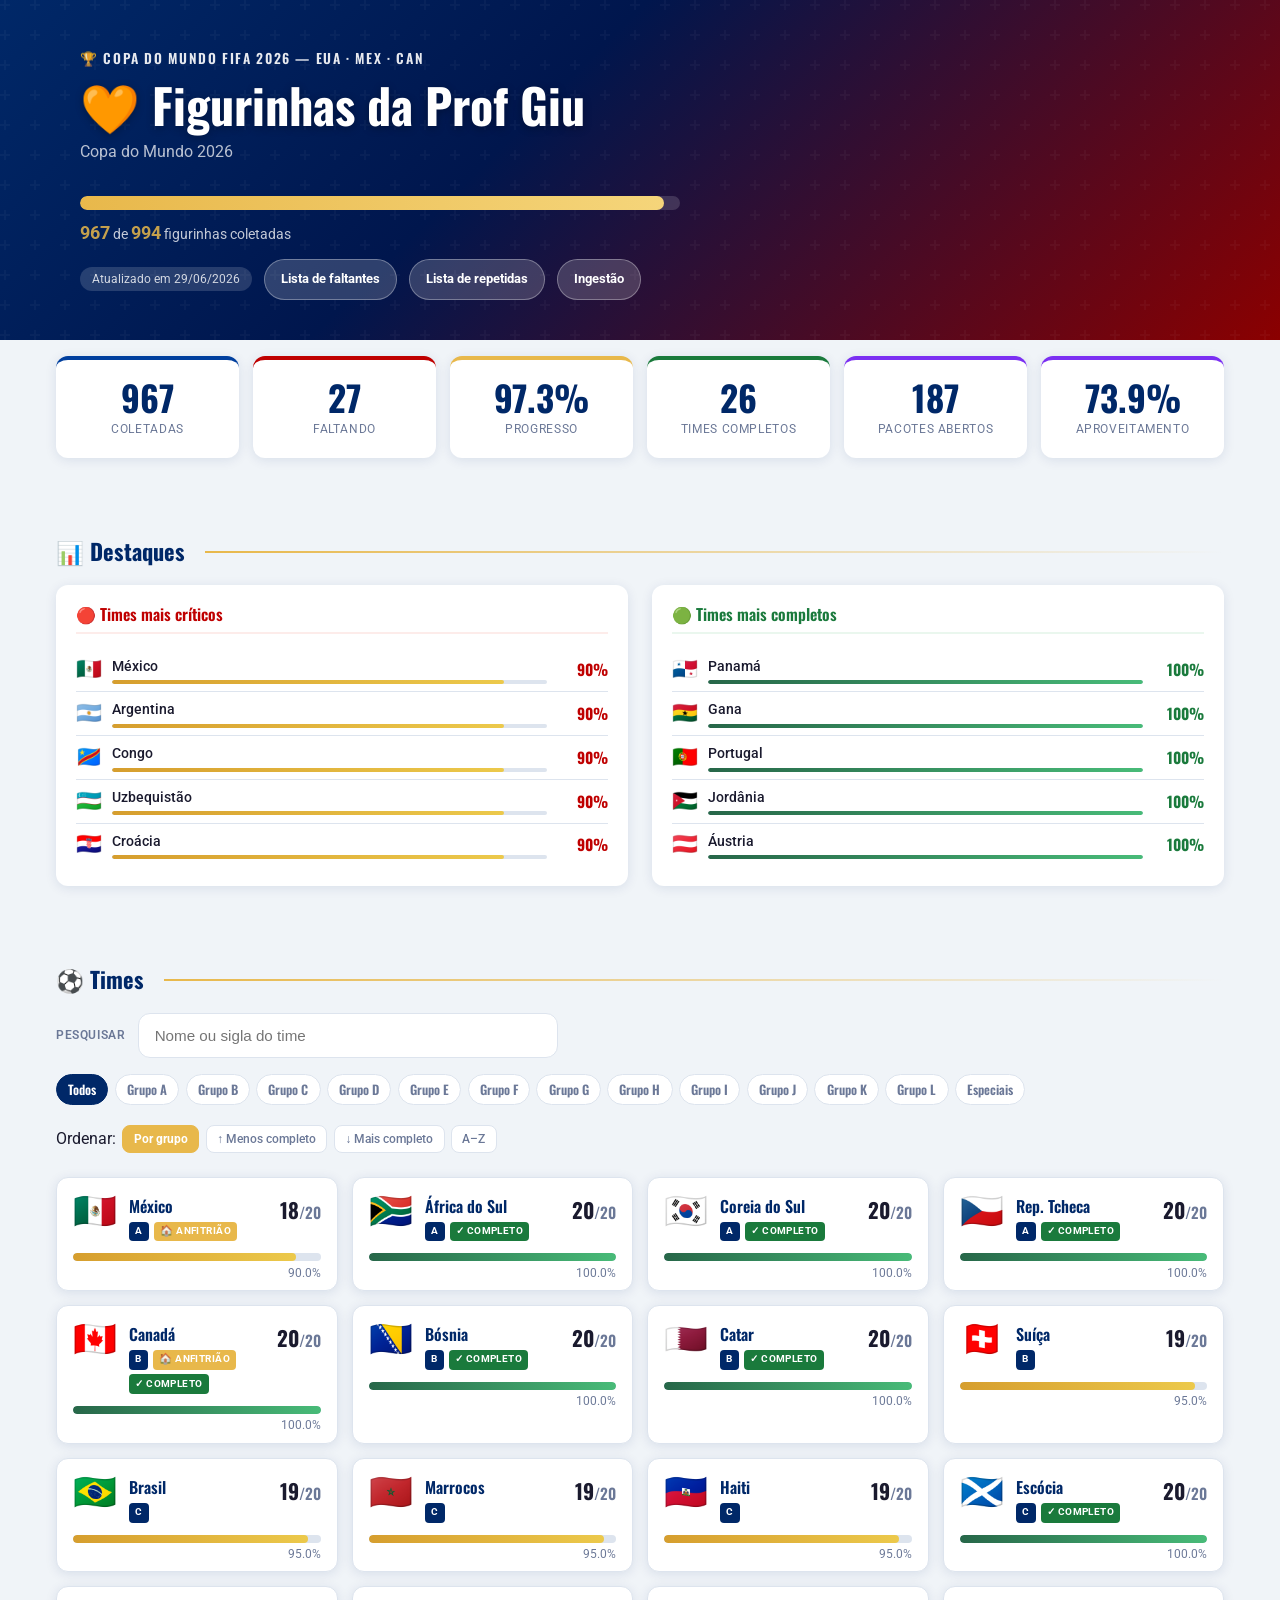
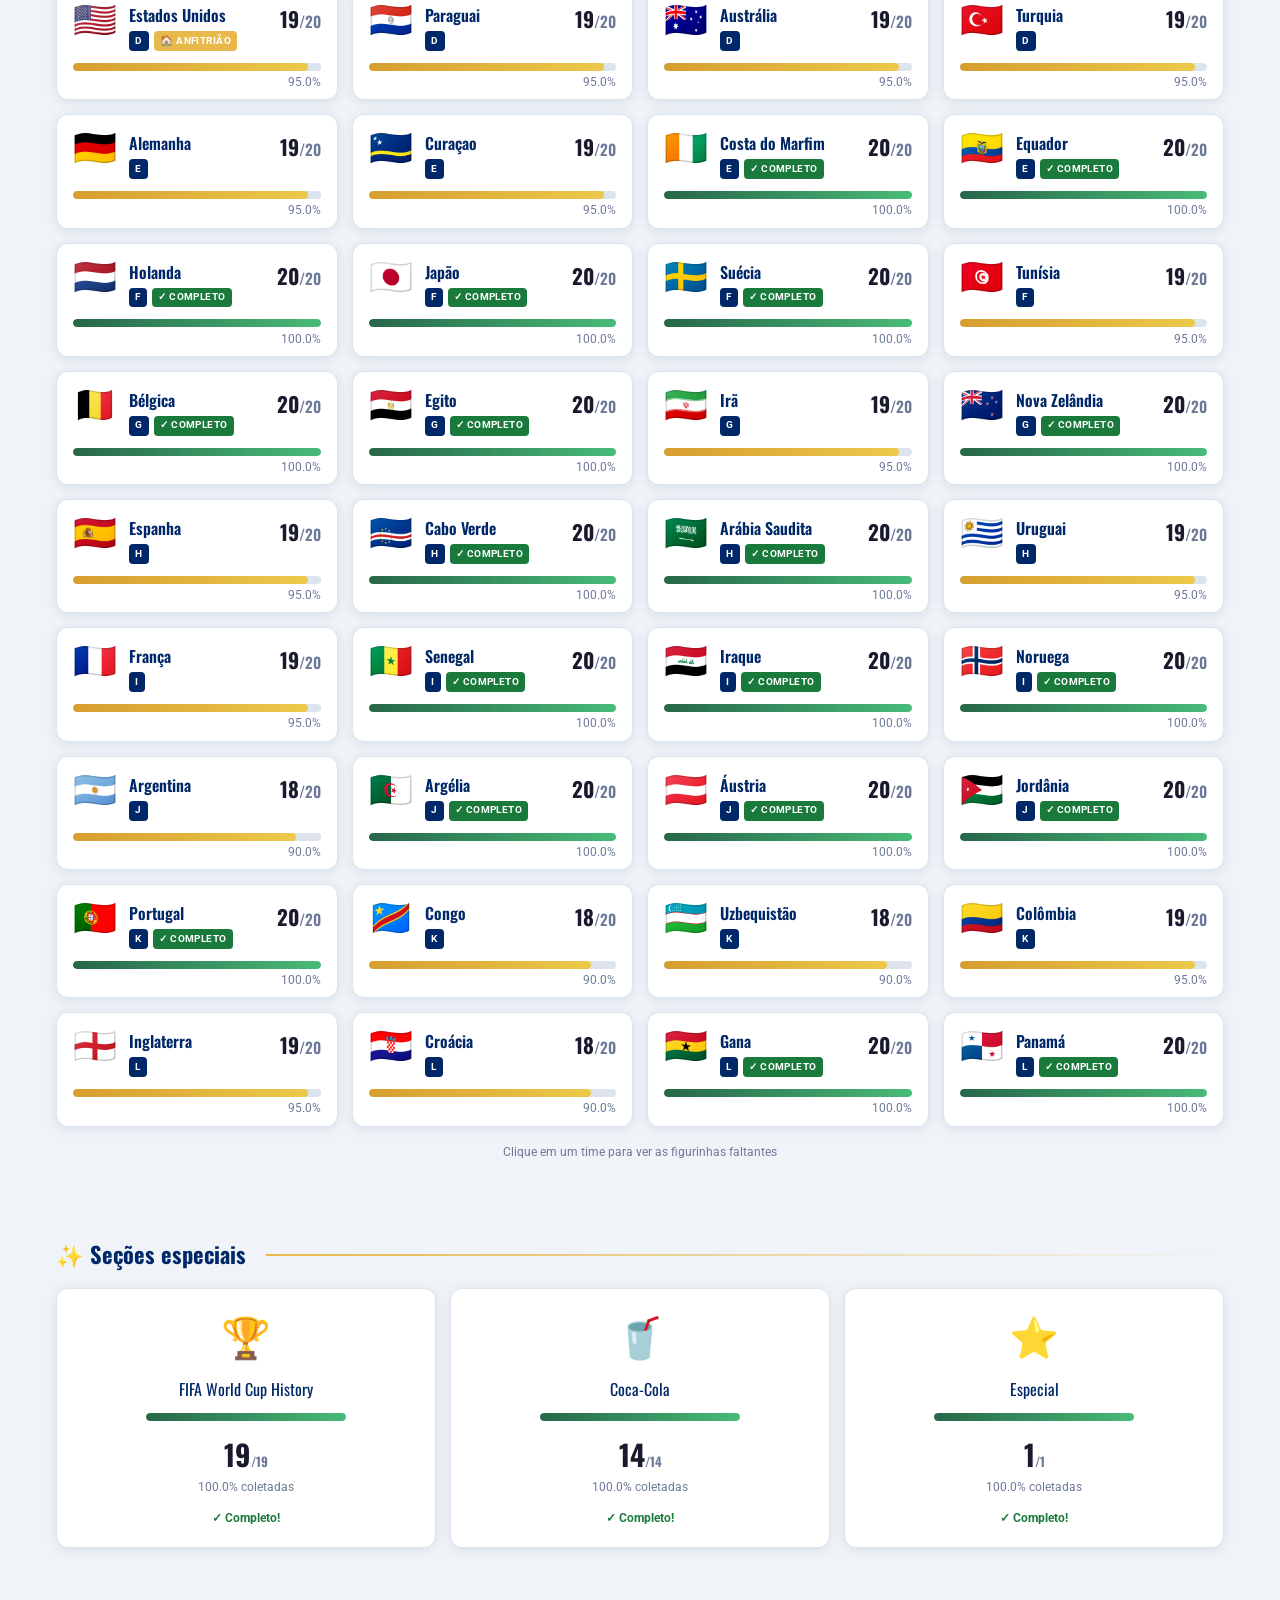
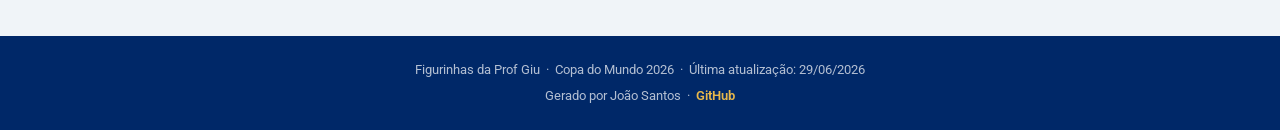
<file: docs/index.html>
<!DOCTYPE html>
<html lang="pt-BR">
<head>
  <meta charset="UTF-8" />
  <meta name="viewport" content="width=device-width, initial-scale=1.0" />
  <meta name="description" content="Controle de figurinhas da Copa do Mundo 2026 da Prof Giu — estatísticas, times mais críticos e lista de faltantes." />
  <title>🧡 Figurinhas da Prof Giu · Copa 2026</title>

  <!-- Fonts -->
  <link rel="preconnect" href="https://fonts.googleapis.com" />
  <link rel="preconnect" href="https://fonts.gstatic.com" crossorigin />
  <link href="https://fonts.googleapis.com/css2?family=Oswald:wght@400;600;700&family=Roboto:wght@400;500;700&display=swap" rel="stylesheet" />

  <link rel="stylesheet" href="style.css" />
</head>
<body>

  <!-- ════════════════════════════════════════════════
       HERO
       ════════════════════════════════════════════════ -->
  <header class="hero">
    <div class="container">
      <p class="hero-eyebrow">🏆 Copa do Mundo FIFA 2026 — EUA · MEX · CAN</p>
      <h1 id="hero-title">🧡 Figurinhas da Prof Giu </h1>
      <p class="hero-subtitle" id="hero-subtitle"></p>

      <div class="hero-progress" role="progressbar" aria-valuemin="0" aria-valuemax="100" aria-label="Progresso geral do álbum">
        <div class="hero-progress-bar" id="hero-bar" style="width:0%"></div>
      </div>
      <p class="hero-counter" id="hero-counter"></p>
      <div class="updated-row">
        <span class="updated-tag" id="hero-updated"></span>
        <a class="action-link hero-missing-link" href="missing.html">Lista de faltantes</a>
        <a class="action-link hero-missing-link" href="duplicated_stickers.html">Lista de repetidas</a>
        <a class="action-link hero-missing-link" href="ingest.html">Ingestão</a>
      </div>
    </div>
  </header>

  <!-- ════════════════════════════════════════════════
       GLOBAL STATS
       ════════════════════════════════════════════════ -->
  <main>
    <div class="container">
      <div class="stats-grid section">
        <div class="stat-card blue">
          <div class="value" id="stat-collected">—</div>
          <div class="label">Coletadas</div>
        </div>
        <div class="stat-card red">
          <div class="value" id="stat-missing">—</div>
          <div class="label">Faltando</div>
        </div>
        <div class="stat-card gold">
          <div class="value" id="stat-percent">—</div>
          <div class="label">Progresso</div>
        </div>
        <div class="stat-card green">
          <div class="value" id="stat-complete">—</div>
          <div class="label">Times completos</div>
        </div>
        <div class="stat-card purple">
          <div class="value" id="stat-packs">—</div>
          <div class="label">Pacotes Abertos</div>
        </div>
        <div class="stat-card purple">
          <div class="value" id="stat-efficiency">—</div>
          <div class="label">Aproveitamento</div>
        </div>
      </div>
    </div>

    <!-- ════════════════════════════════════════════════
         HIGHLIGHTS
         ════════════════════════════════════════════════ -->
    <section class="section" aria-label="Destaques">
      <div class="container">
        <h2 class="section-title">📊 Destaques</h2>
        <div class="highlights-grid">
          <div class="highlight-block critical">
            <h3>🔴 Times mais críticos</h3>
            <div id="critical-list"></div>
          </div>
          <div class="highlight-block complete">
            <h3>🟢 Times mais completos</h3>
            <div id="complete-list"></div>
          </div>
        </div>
      </div>
    </section>

    <!-- ════════════════════════════════════════════════
         TEAMS GRID
         ════════════════════════════════════════════════ -->
    <section class="section" aria-label="Times">
      <div class="container">
        <h2 class="section-title">⚽ Times</h2>

        <div class="search-row">
          <label class="search-label" for="team-search">Pesquisar</label>
          <input id="team-search" class="search-input" type="search"
            placeholder="Nome ou sigla do time" autocomplete="off" />
        </div>

        <!-- Group filter -->
        <div class="filter-bar" id="filter-bar" role="group" aria-label="Filtrar por grupo"></div>

        <!-- Sort buttons -->
        <div class="sort-bar" role="group" aria-label="Ordenar">
          <span class="label">Ordenar:</span>
          <button class="sort-btn active" data-sort="group">Por grupo</button>
          <button class="sort-btn" data-sort="pct_asc">↑ Menos completo</button>
          <button class="sort-btn" data-sort="pct_desc">↓ Mais completo</button>
          <button class="sort-btn" data-sort="alpha">A–Z</button>
        </div>

        <!-- Cards -->
        <div class="teams-grid" id="teams-grid"></div>

        <p style="font-size:.78rem;color:var(--text-muted);margin-top:1rem;text-align:center">
          Clique em um time para ver as figurinhas faltantes
        </p>
      </div>
    </section>

    <!-- ════════════════════════════════════════════════
         SPECIAL SECTIONS
         ════════════════════════════════════════════════ -->
    <section class="section" aria-label="Seções especiais">
      <div class="container">
        <h2 class="section-title">✨ Seções especiais</h2>
        <div class="special-grid" id="special-grid"></div>
      </div>
    </section>
  </main>

  <!-- ════════════════════════════════════════════════
       FOOTER
       ════════════════════════════════════════════════ -->
  <footer>
    <p>
      Figurinhas da Prof Giu &nbsp;·&nbsp; Copa do Mundo 2026
      &nbsp;·&nbsp; Última atualização: <span id="footer-updated"></span>
    </p>
    <p style="margin-top:.4rem">
      Gerado por João Santos
      &nbsp;·&nbsp;
      <a href="https://github.com/JoaoGuilhermeAlvesSantos" target="_blank" rel="noopener">GitHub</a>
    </p>
  </footer>

  <!-- Data + App scripts -->
  <script src="data.js"></script>
  <script src="app.js"></script>
</body>
</html>
</file>
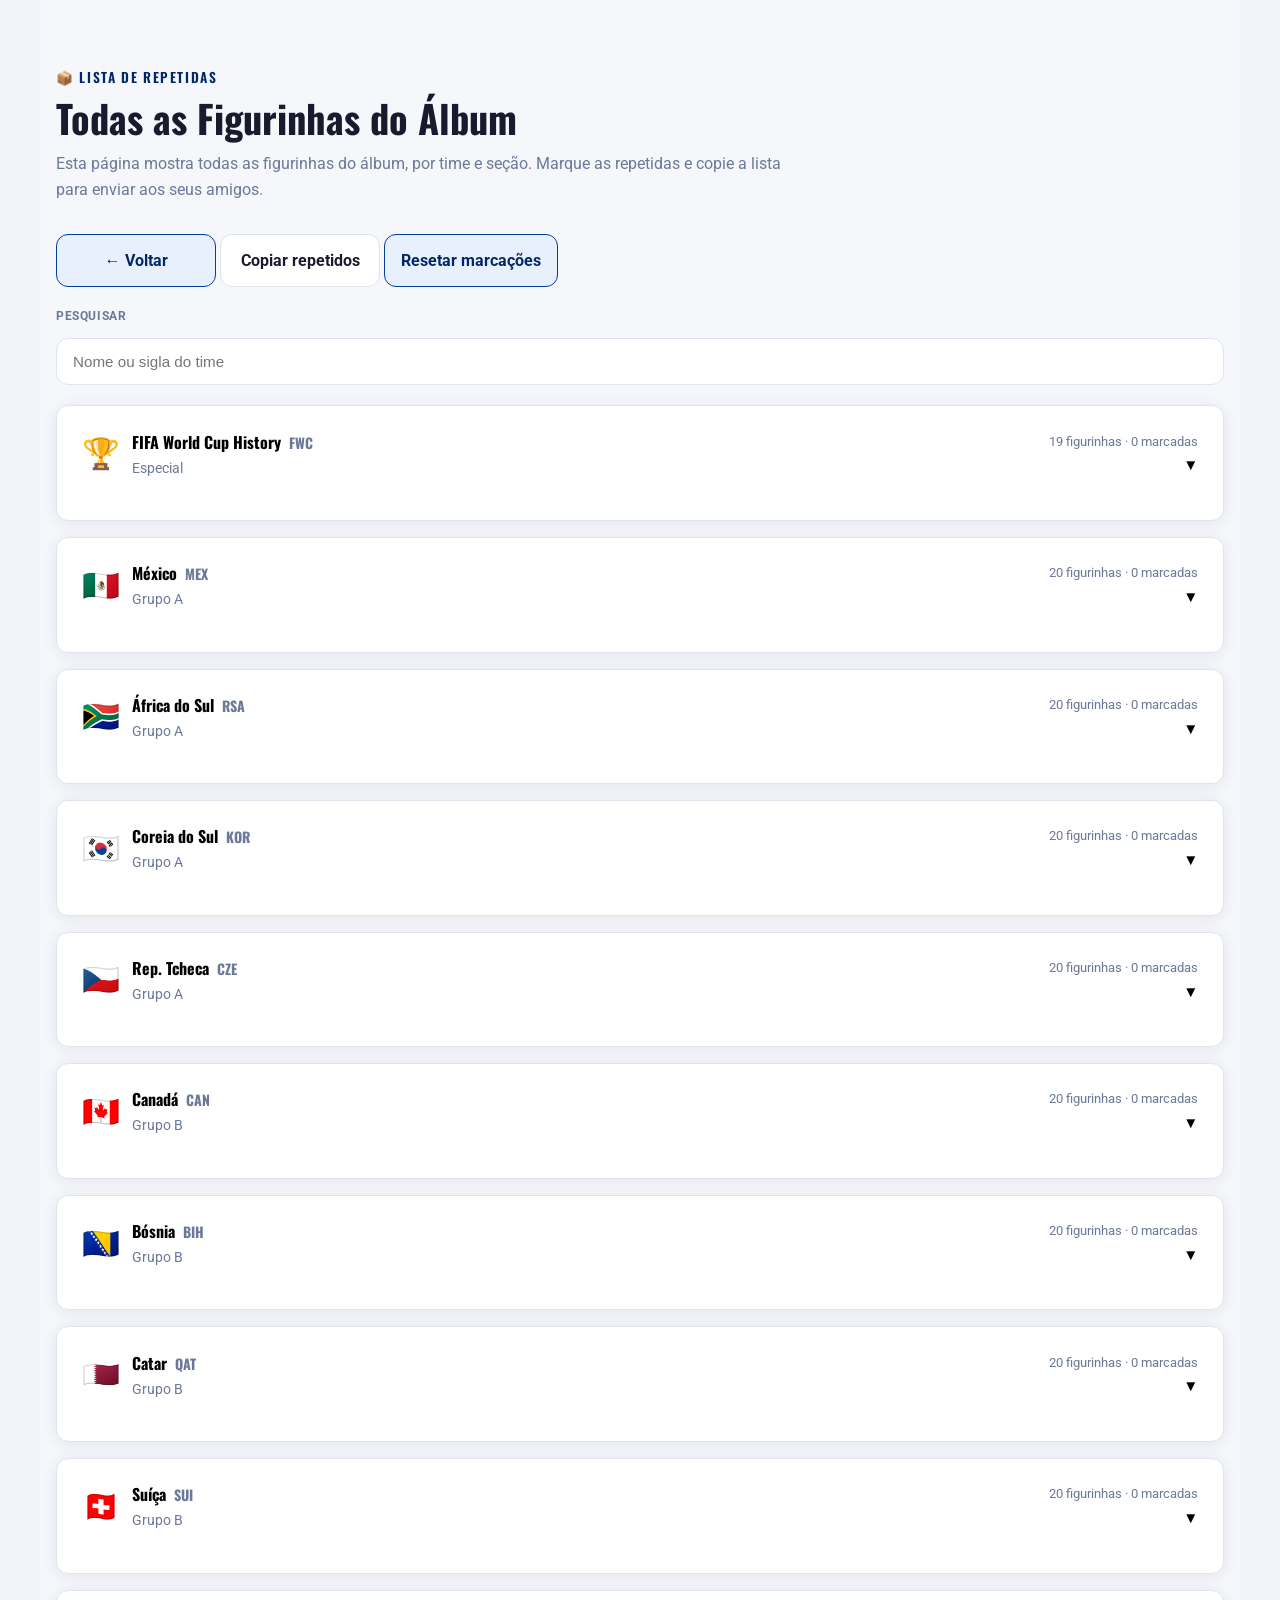
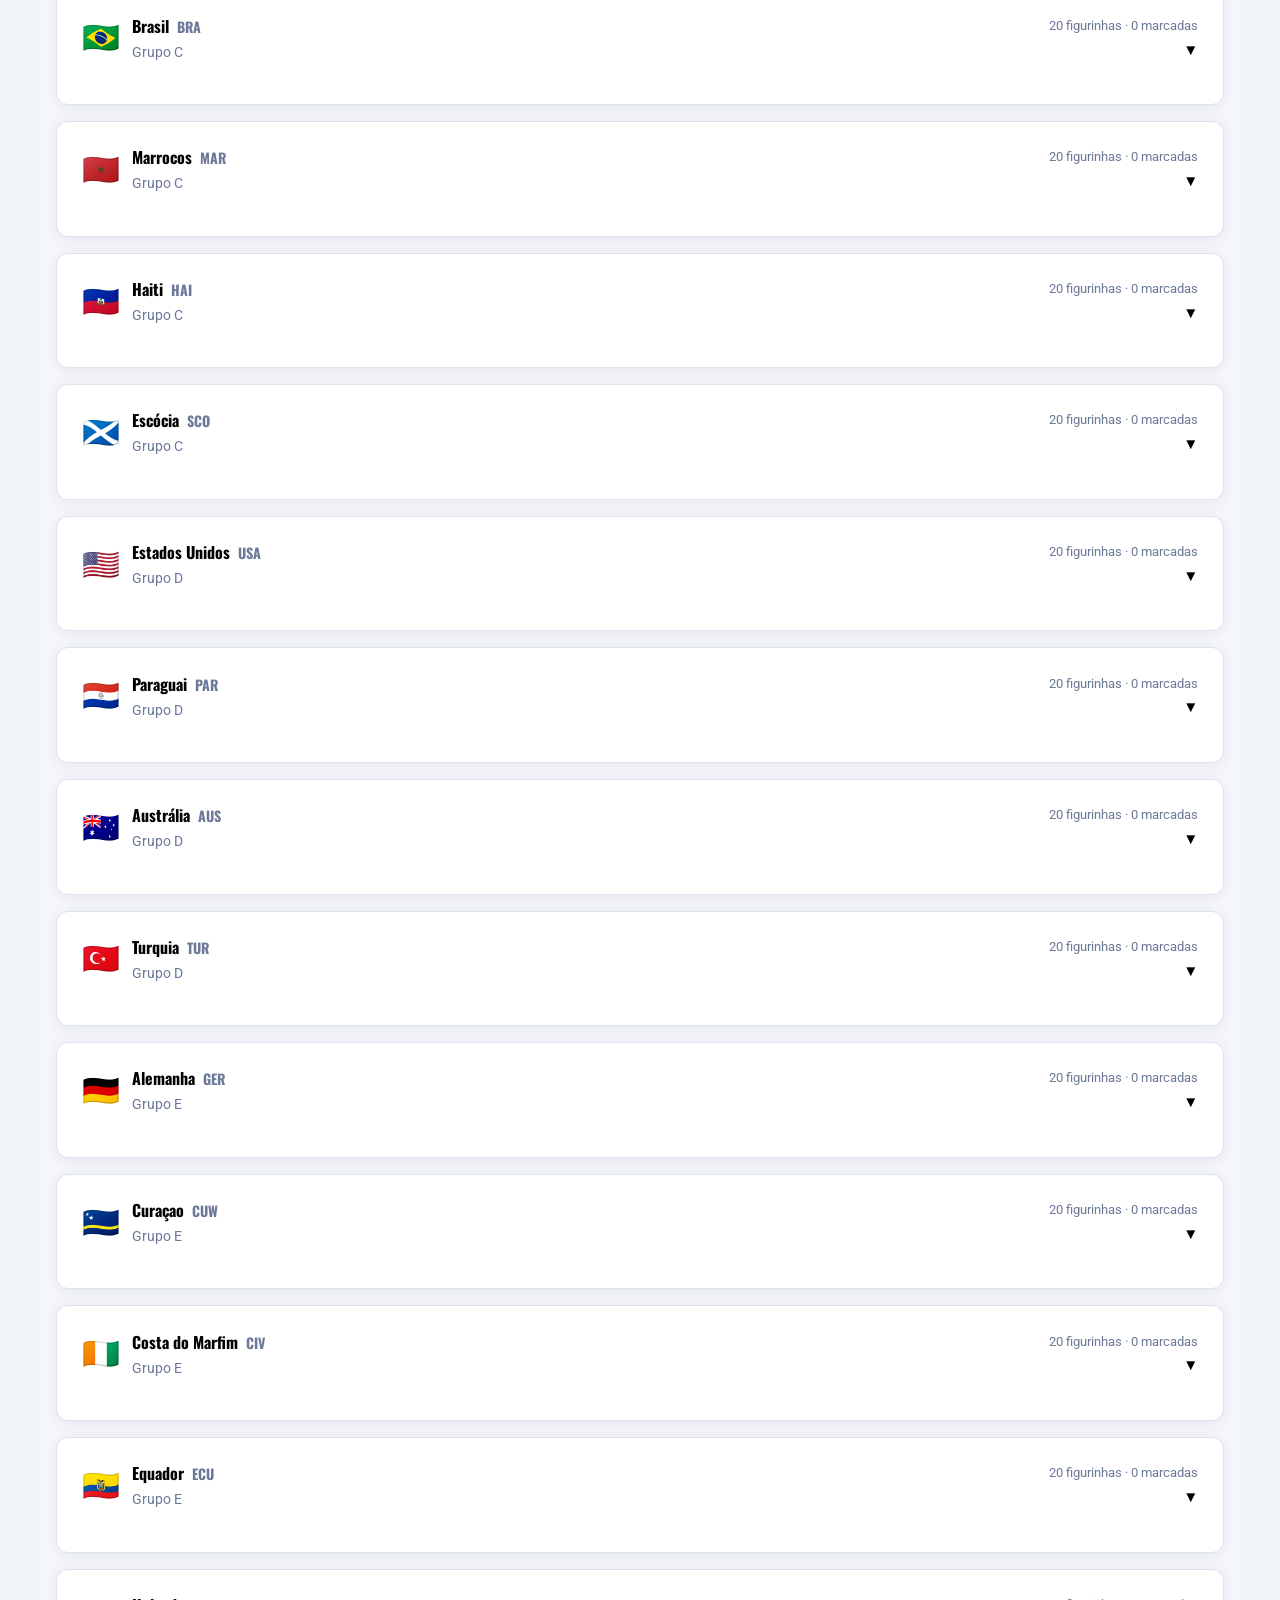
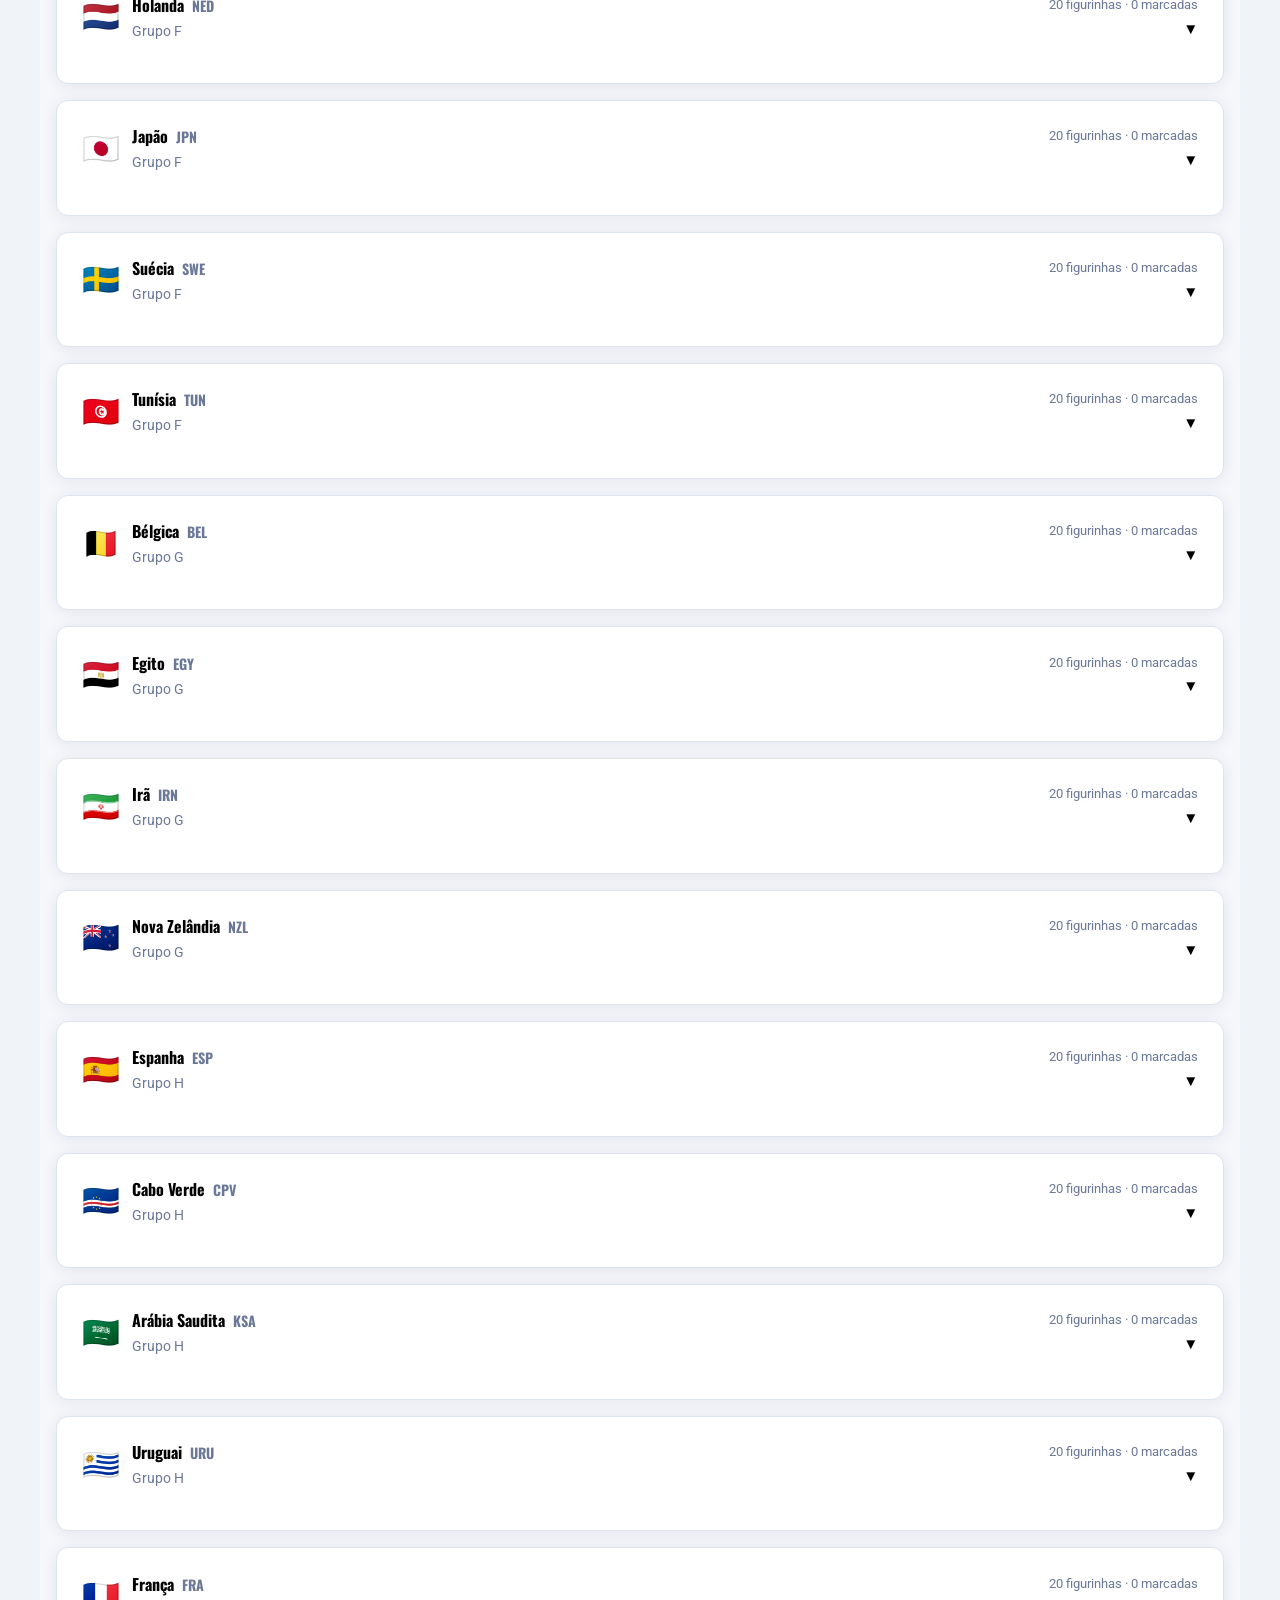
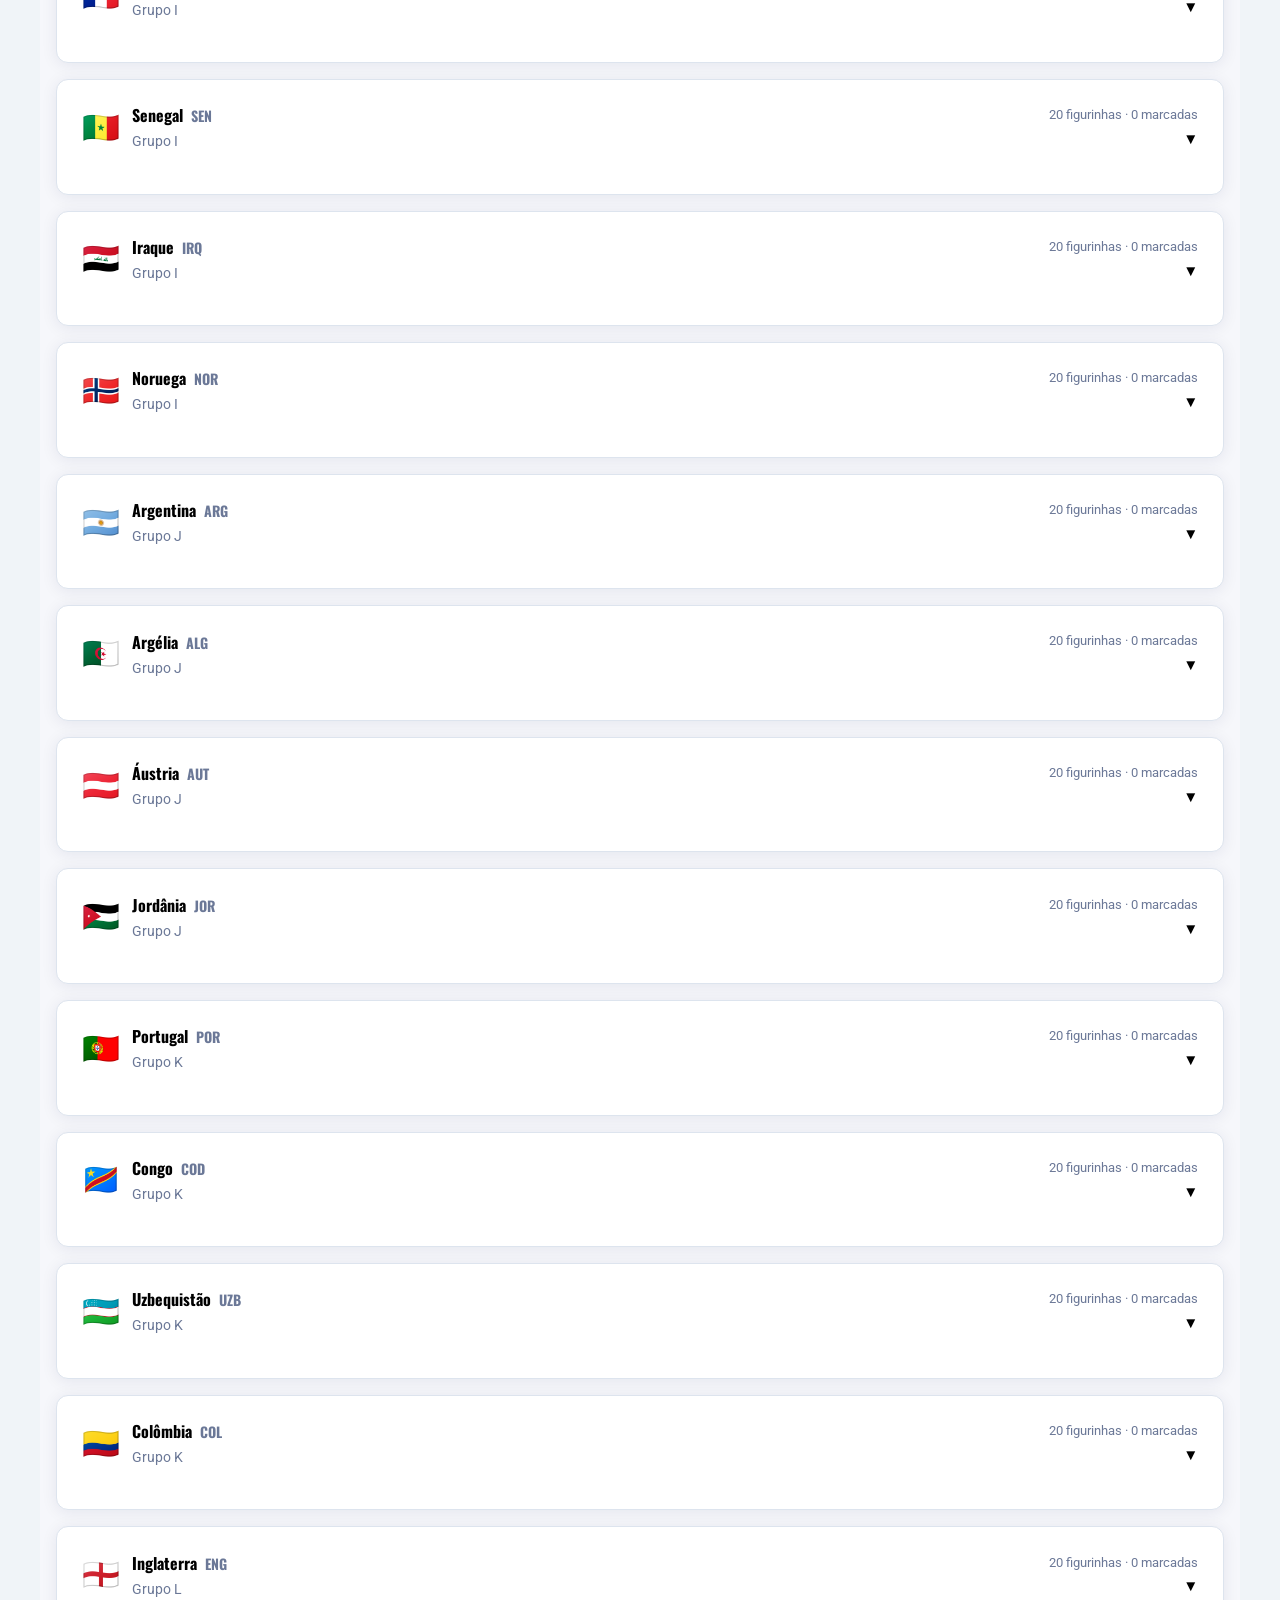
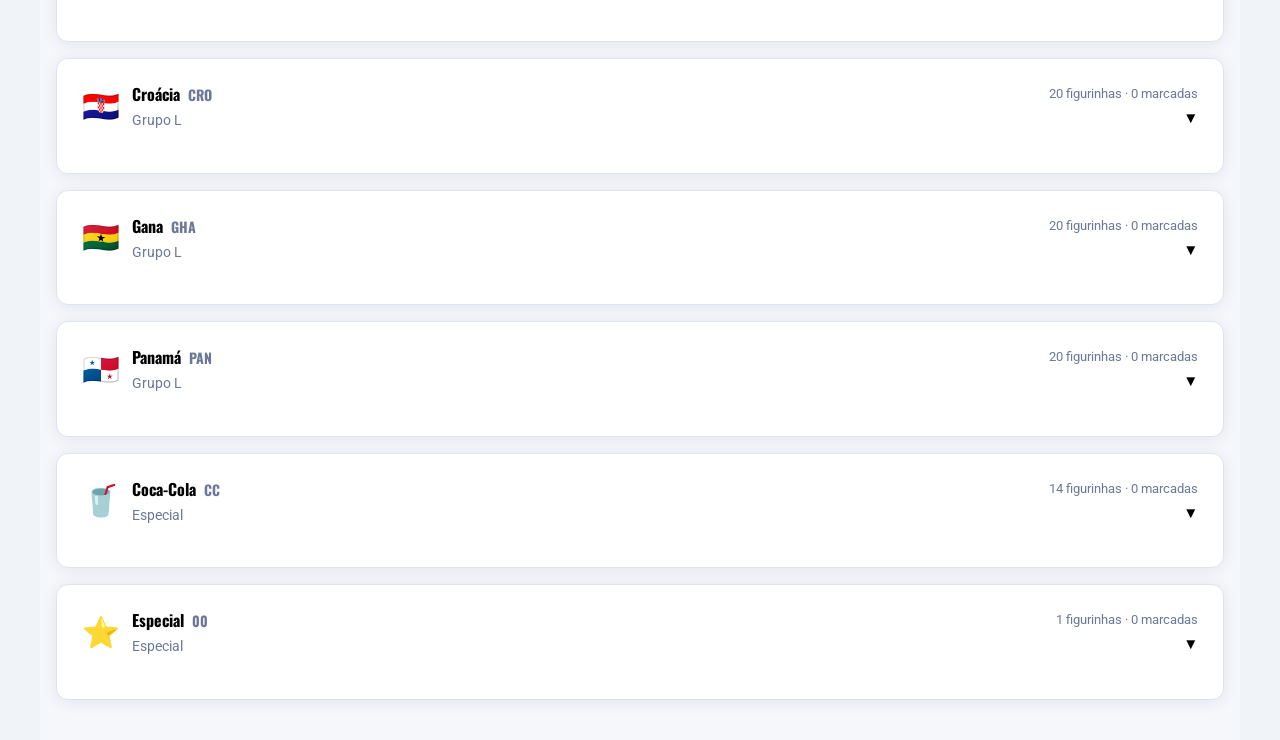
<file: docs/duplicated_stickers.html>
<!DOCTYPE html>
<html lang="pt-BR">
<head>
  <meta charset="UTF-8" />
  <meta name="viewport" content="width=device-width, initial-scale=1.0" />
  <meta name="description" content="Lista de figurinhas repetidas para compartilhar e controlar trocas." />
  <title>Lista de Repetidas · Figurinhas da Prof Giu</title>
  <link rel="preconnect" href="https://fonts.googleapis.com" />
  <link rel="preconnect" href="https://fonts.gstatic.com" crossorigin />
  <link href="https://fonts.googleapis.com/css2?family=Oswald:wght@400;600;700&family=Roboto:wght@400;500;700&display=swap" rel="stylesheet" />
  <link rel="stylesheet" href="style.css" />
  <link rel="stylesheet" href="duplicated.css" />
</head>
<body>
  <main class="container duplicate-page">
    <header class="duplicate-hero">
      <div>
        <p class="hero-eyebrow">📦 Lista de Repetidas</p>
        <h1 style="margin:.5rem 0 0;font-size:clamp(1.8rem,5vw,2.4rem);">Todas as Figurinhas do Álbum</h1>
        <p style="margin-top:.75rem; color:var(--text-muted); max-width:760px; line-height:1.6;">
          Esta página mostra todas as figurinhas do álbum, por time e seção.
          Marque as repetidas e copie a lista para enviar aos seus amigos.
        </p>
      </div>
    </header>

    <div class="duplicate-page-actions">
      <button id="dup-back-button" class="duplicate-action-btn secondary">← Voltar</button>
      <button id="dup-copy-marked" class="duplicate-action-btn">Copiar repetidos</button>
      <button id="dup-reset-markers" class="duplicate-action-btn secondary">Resetar marcações</button>
      <span id="dup-copy-status" class="duplicate-copy-status"></span>
    </div>

    <div class="duplicate-search-row">
      <label class="search-label" for="duplicate-search">Pesquisar</label>
      <input id="duplicate-search" class="search-input" type="search"
        placeholder="Nome ou sigla do time" autocomplete="off" />
    </div>

    <div class="duplicate-list" id="duplicate-list"></div>
  </main>

  <script src="duplicate_data.js"></script>
  <script src="duplicated_stickers.js"></script>
</body>
</html>
</file>
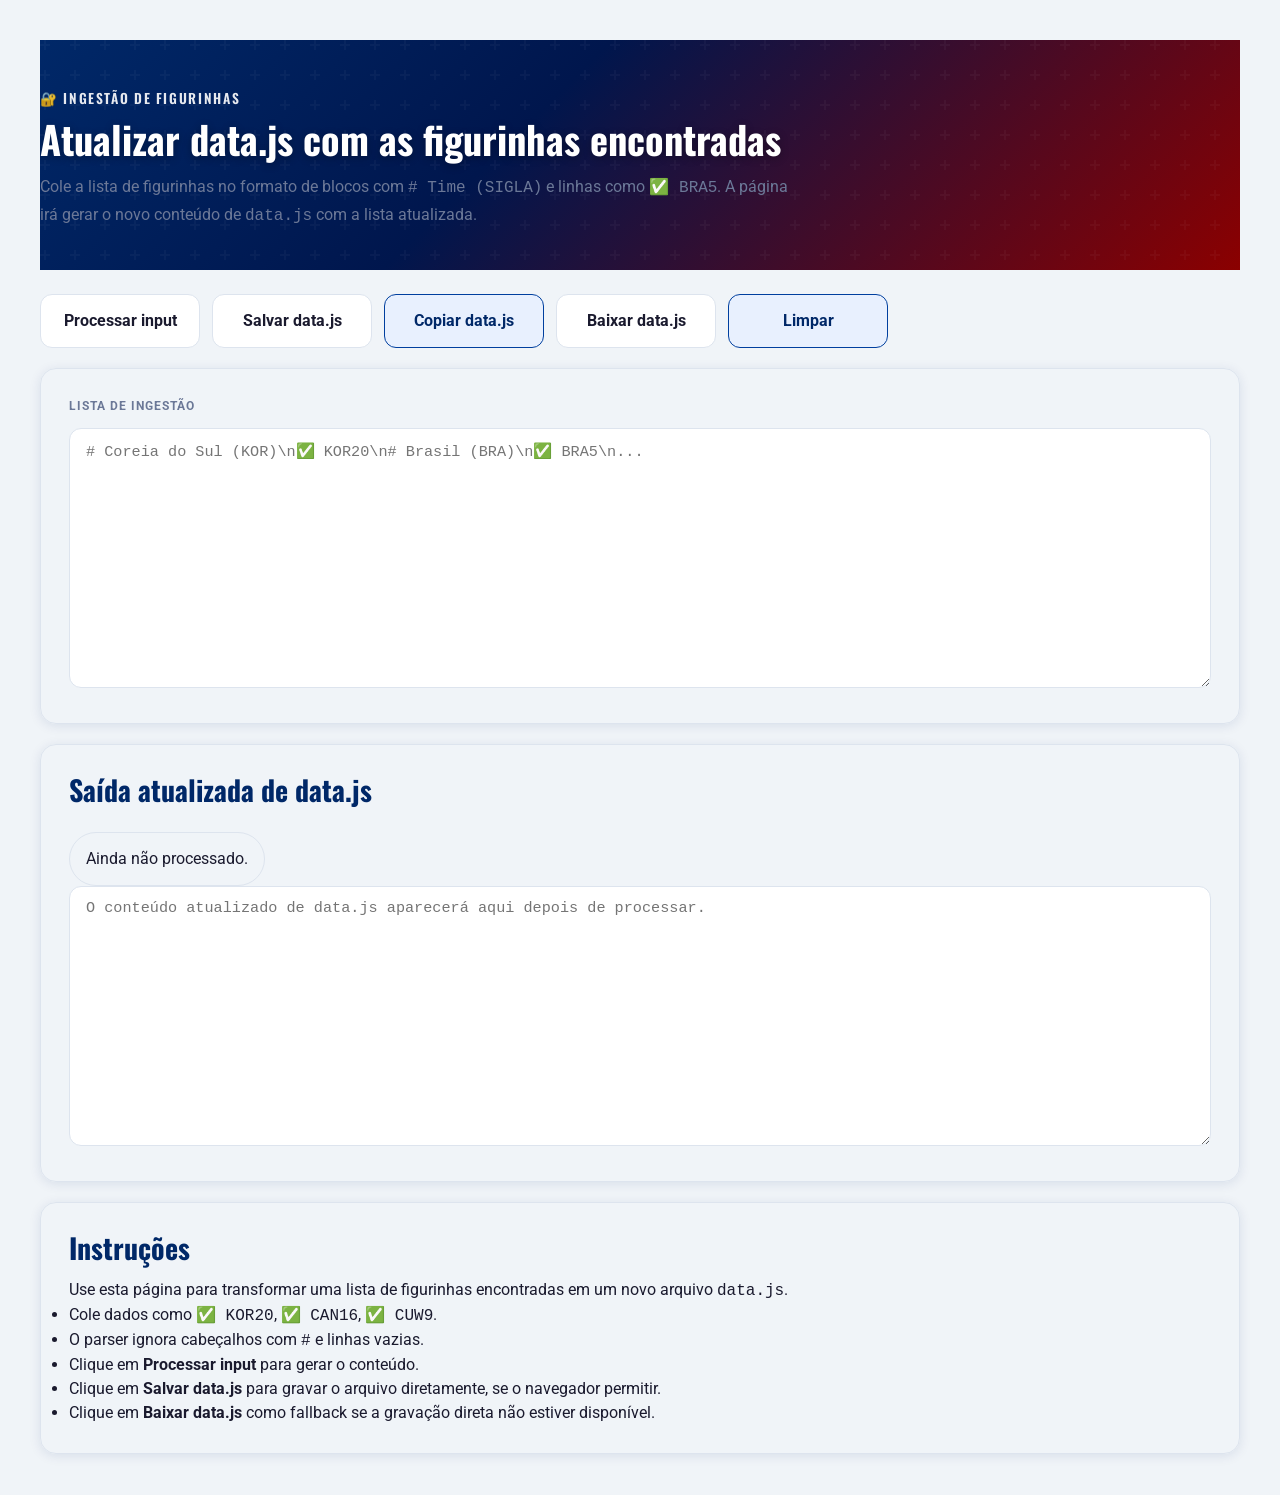
<file: docs/ingest.html>
<!DOCTYPE html>
<html lang="pt-BR">
<head>
  <meta charset="UTF-8" />
  <meta name="viewport" content="width=device-width, initial-scale=1.0" />
  <meta name="description" content="Página de ingestão de figurinhas para atualizar data.js com os códigos encontrados." />
  <title>Ingestão de Figurinhas · Figurinhas da Prof Giu</title>
  <link rel="preconnect" href="https://fonts.googleapis.com" />
  <link rel="preconnect" href="https://fonts.gstatic.com" crossorigin />
  <link href="https://fonts.googleapis.com/css2?family=Oswald:wght@400;600;700&family=Roboto:wght@400;500;700&display=swap" rel="stylesheet" />
  <link rel="stylesheet" href="style.css" />
</head>
<body>
  <main class="container ingest-page" id="ingest-page">
    <header class="hero">
      <div>
        <p class="hero-eyebrow">🔐 Ingestão de Figurinhas</p>
        <h1 style="margin:.5rem 0 0;font-size:clamp(1.8rem,5vw,2.4rem);">Atualizar data.js com as figurinhas encontradas</h1>
        <p style="margin-top:.75rem; color:var(--text-muted); max-width:760px; line-height:1.6;">
          Cole a lista de figurinhas no formato de blocos com <code># Time (SIGLA)</code> e linhas como <code>✅ BRA5</code>.
          A página irá gerar o novo conteúdo de <code>data.js</code> com a lista atualizada.
        </p>
      </div>
    </header>

    <div class="page-actions ingest-actions">
      <button id="ingest-process" class="action-btn">Processar input</button>
      <button id="ingest-save-js" class="action-btn">Salvar data.js</button>
      <button id="ingest-copy-js" class="action-btn secondary">Copiar data.js</button>
      <button id="ingest-download-js" class="action-btn">Baixar data.js</button>
      <button id="ingest-reset" class="action-btn secondary">Limpar</button>
      <span id="ingest-status" class="copy-status"></span>
    </div>

    <section class="ingest-panel">
      <label for="ingest-input" class="search-label">Lista de ingestão</label>
      <textarea id="ingest-input" class="search-input output-textarea" placeholder="# Coreia do Sul (KOR)\n✅ KOR20\n# Brasil (BRA)\n✅ BRA5\n..." aria-label="Entrada de figurinhas"></textarea>
    </section>

    <section class="ingest-panel">
      <h2>Saída atualizada de data.js</h2>
      <div id="ingest-summary" class="status-pill">Ainda não processado.</div>
      <textarea id="ingest-output" class="search-input output-textarea" readonly placeholder="O conteúdo atualizado de data.js aparecerá aqui depois de processar."></textarea>
    </section>

    <section class="ingest-panel">
      <h2>Instruções</h2>
      <p>Use esta página para transformar uma lista de figurinhas encontradas em um novo arquivo <code>data.js</code>.</p>
      <ul>
        <li>Cole dados como <code>✅ KOR20</code>, <code>✅ CAN16</code>, <code>✅ CUW9</code>.</li>
        <li>O parser ignora cabeçalhos com <code>#</code> e linhas vazias.</li>
        <li>Clique em <strong>Processar input</strong> para gerar o conteúdo.</li>
        <li>Clique em <strong>Salvar data.js</strong> para gravar o arquivo diretamente, se o navegador permitir.</li>
        <li>Clique em <strong>Baixar data.js</strong> como fallback se a gravação direta não estiver disponível.</li>
      </ul>
    </section>
  </main>

  <script src="data.js"></script>
  <script src="ingest.js"></script>
</body>
</html>
</file>
<file: docs/style.css>
/* Pacotinhos card */
.stat-card.purple {
  border-top-color: #7b2ff2;
}
/* ===================================================================
   Figurinhas da Prof Giu — Copa do Mundo 2026
   style.css  ·  Mobile-first responsive design
   =================================================================== */

/* ── Fonts ── */
@import url('https://fonts.googleapis.com/css2?family=Oswald:wght@400;600;700&family=Roboto:wght@400;500;700&display=swap');

/* ── Design tokens ── */
:root {
  --blue-dark:    #002868;
  --blue-mid:     #003f9e;
  --blue-light:   #e8f0fe;
  --red:          #bf0000;
  --red-light:    #fdecea;
  --gold:         #E8B84B;
  --gold-light:   #fffbea;
  --green:        #1a7a3c;
  --green-light:  #eaf7ee;
  --bg:           #f0f4f8;
  --card:         #ffffff;
  --border:       #dde4ee;
  --text:         #1a1a2e;
  --text-muted:   #6b7897;
  --shadow:       0 2px 12px rgba(0,40,104,.10);
  --shadow-hover: 0 6px 24px rgba(0,40,104,.18);
  --radius:       12px;
  --radius-sm:    8px;
  --transition:   .2s ease;
}

/* ── Reset ── */
*, *::before, *::after { box-sizing: border-box; margin: 0; padding: 0; }
html { font-size: 16px; scroll-behavior: smooth; }
body {
  font-family: 'Roboto', sans-serif;
  background: var(--bg);
  color: var(--text);
  line-height: 1.5;
  min-height: 100vh;
}
img { display: block; max-width: 100%; }
a { color: inherit; text-decoration: none; }
button { cursor: pointer; border: none; background: none; font: inherit; }

.action-btn {
  display: inline-flex;
  align-items: center;
  justify-content: center;
  min-width: 10rem;
  padding: .9rem 1.1rem;
  border-radius: var(--radius);
  border: 1.5px solid var(--border);
  background: var(--card);
  color: var(--text);
  font-weight: 700;
  transition: all var(--transition);
}

.action-btn:hover {
  transform: translateY(-1px);
  box-shadow: var(--shadow-hover);
}

.action-btn.secondary {
  background: var(--blue-light);
  border-color: var(--blue-mid);
  color: var(--blue-dark);
}

.page-actions {
  display: flex;
  flex-wrap: wrap;
  gap: .75rem;
  margin: 1.5rem 0 1rem;
}

.copy-status {
  color: var(--text-muted);
  font-size: .95rem;
  align-self: center;
}

/* ── Typography ── */
h1, h2, h3 { font-family: 'Oswald', sans-serif; font-weight: 700; line-height: 1.2; }
h1 { font-size: clamp(1.8rem, 5vw, 3rem); }
h2 { font-size: clamp(1.3rem, 3vw, 1.75rem); }
h3 { font-size: 1.1rem; }

/* ── Layout helpers ── */
.container { width: 100%; max-width: 1200px; margin: 0 auto; padding: 0 1rem; }
.section { padding: 2.5rem 0; }
.section-title {
  font-family: 'Oswald', sans-serif;
  font-size: 1.4rem;
  font-weight: 700;
  color: var(--blue-dark);
  margin-bottom: 1.25rem;
  display: flex;
  align-items: center;
  gap: .5rem;
}
.section-title::after {
  content: '';
  flex: 1;
  height: 2px;
  background: linear-gradient(to right, var(--gold), transparent);
  margin-left: .75rem;
}

/* ========================================================
   HERO
   ======================================================== */
.hero {
  background: linear-gradient(135deg, var(--blue-dark) 0%, #00164d 40%, #8b0000 100%);
  color: #fff;
  padding: 3rem 0 2.5rem;
  position: relative;
  overflow: hidden;
}
.hero::before {
  content: '';
  position: absolute; inset: 0;
  background: url("data:image/svg+xml,%3Csvg width='60' height='60' viewBox='0 0 60 60' xmlns='http://www.w3.org/2000/svg'%3E%3Cg fill='none' fill-rule='evenodd'%3E%3Cg fill='%23ffffff' fill-opacity='0.03'%3E%3Cpath d='M36 34v-4h-2v4h-4v2h4v4h2v-4h4v-2h-4zm0-30V0h-2v4h-4v2h4v4h2V6h4V4h-4zM6 34v-4H4v4H0v2h4v4h2v-4h4v-2H6zM6 4V0H4v4H0v2h4v4h2V6h4V4H6z'/%3E%3C/g%3E%3C/g%3E%3C/svg%3E");
}
.hero .container { position: relative; z-index: 1; }
.hero-eyebrow {
  font-family: 'Oswald', sans-serif;
  font-size: .85rem;
  font-weight: 600;
  letter-spacing: .12em;
  text-transform: uppercase;
  color: var(--gold);
  margin-bottom: .5rem;
}
.hero h1 { margin-bottom: .35rem; text-shadow: 0 2px 8px rgba(0,0,0,.3); }
.hero-subtitle {
  font-size: 1rem;
  opacity: .8;
  margin-bottom: 2rem;
}
.hero-progress {
  background: rgba(255,255,255,.15);
  border-radius: 100px;
  height: 14px;
  overflow: hidden;
  margin-bottom: .6rem;
  max-width: 600px;
}
.hero-progress-bar {
  height: 100%;
  background: linear-gradient(90deg, var(--gold), #f5d57a);
  border-radius: 100px;
  transition: width 1s cubic-bezier(.4,0,.2,1);
}
.hero-counter {
  font-size: .9rem;
  opacity: .85;
}
.hero-counter strong { font-size: 1.15rem; color: var(--gold); }

/* ========================================================
   STAT CARDS
   ======================================================== */
.stats-grid {
  display: grid;
  grid-template-columns: repeat(auto-fit, minmax(160px, 1fr));
  gap: .875rem;
  margin-top: -1.5rem;
}

.stat-card {
  background: var(--card);
  border-radius: var(--radius);
  padding: 1.25rem 1rem;
  box-shadow: var(--shadow);
  text-align: center;
  border-top: 4px solid transparent;
  transition: transform var(--transition), box-shadow var(--transition);
}
.stat-card:hover { transform: translateY(-2px); box-shadow: var(--shadow-hover); }
.stat-card.blue  { border-top-color: var(--blue-mid); }
.stat-card.red   { border-top-color: var(--red); }
.stat-card.gold  { border-top-color: var(--gold); }
.stat-card.green { border-top-color: var(--green); }

.stat-card .value {
  font-family: 'Oswald', sans-serif;
  font-size: clamp(1.6rem, 4vw, 2.2rem);
  font-weight: 700;
  line-height: 1;
  color: var(--blue-dark);
}
.stat-card .label {
  font-size: .78rem;
  color: var(--text-muted);
  text-transform: uppercase;
  letter-spacing: .05em;
  margin-top: .3rem;
}

/* ========================================================
   HIGHLIGHTS (most critical / most complete)
   ======================================================== */
.highlights-grid {
  display: grid;
  gap: 1.5rem;
  grid-template-columns: 1fr;
}
@media (min-width: 700px) { .highlights-grid { grid-template-columns: 1fr 1fr; } }

.highlight-block { background: var(--card); border-radius: var(--radius); padding: 1.25rem; box-shadow: var(--shadow); }
.highlight-block h3 {
  font-family: 'Oswald', sans-serif;
  font-size: 1rem;
  font-weight: 600;
  margin-bottom: .875rem;
  padding-bottom: .5rem;
  border-bottom: 2px solid var(--border);
  display: flex;
  align-items: center;
  gap: .4rem;
}
.highlight-block.critical h3 { color: var(--red); border-bottom-color: var(--red-light); }
.highlight-block.complete h3 { color: var(--green); border-bottom-color: var(--green-light); }

.mini-team {
  display: flex;
  align-items: center;
  gap: .6rem;
  padding: .45rem 0;
  border-bottom: 1px solid var(--border);
}
.mini-team:last-child { border-bottom: none; }
.mini-team .flag-em { font-size: 1.3rem; line-height: 1; }
.mini-team .info { flex: 1; min-width: 0; }
.mini-team .info .tname { font-size: .85rem; font-weight: 500; white-space: nowrap; overflow: hidden; text-overflow: ellipsis; }
.mini-team .info .sub   { font-size: .72rem; color: var(--text-muted); }
.mini-team .pct-badge {
  font-family: 'Oswald', sans-serif;
  font-size: .95rem;
  font-weight: 700;
  min-width: 3.2rem;
  text-align: right;
}
.mini-progress {
  width: 100%;
  height: 4px;
  background: var(--border);
  border-radius: 100px;
  overflow: hidden;
  margin-top: .25rem;
}
.mini-progress-bar { height: 100%; border-radius: 100px; }

/* ========================================================
   FILTER BAR
   ======================================================== */
.filter-bar {
  display: flex;
  flex-wrap: wrap;
  gap: .4rem;
  margin-bottom: 1.25rem;
  align-items: center;
}
.filter-bar .label {
  font-size: .78rem;
  font-weight: 600;
  color: var(--text-muted);
  text-transform: uppercase;
  letter-spacing: .05em;
  margin-right: .25rem;
}
.search-row {
  display: flex;
  flex-wrap: wrap;
  align-items: center;
  gap: .75rem;
  margin-bottom: 1rem;
}
.search-label {
  font-size: .78rem;
  font-weight: 600;
  color: var(--text-muted);
  text-transform: uppercase;
  letter-spacing: .05em;
}
.search-input {
  flex: 1 1 280px;
  min-width: 180px;
  max-width: 420px;
  padding: .8rem 1rem;
  border-radius: var(--radius);
  border: 1px solid var(--border);
  background: var(--card);
  color: var(--text);
  font-size: .95rem;
  transition: border-color var(--transition), box-shadow var(--transition);
}
.search-input:focus {
  outline: none;
  border-color: var(--blue-mid);
  box-shadow: 0 0 0 4px rgba(0, 63, 158, .12);
}
.group-pill {
  font-family: 'Oswald', sans-serif;
  font-size: .8rem;
  font-weight: 600;
  padding: .3rem .7rem;
  border-radius: 100px;
  border: 1.5px solid var(--border);
  background: var(--card);
  color: var(--text-muted);
  transition: all var(--transition);
}
.group-pill:hover { border-color: var(--blue-mid); color: var(--blue-mid); background: var(--blue-light); }
.group-pill.active { background: var(--blue-dark); color: #fff; border-color: var(--blue-dark); }

.sort-bar {
  display: flex;
  flex-wrap: wrap;
  gap: .4rem;
  align-items: center;
  margin-bottom: 1.5rem;
}
.sort-btn {
  font-size: .75rem;
  font-weight: 500;
  padding: .25rem .65rem;
  border-radius: var(--radius-sm);
  border: 1.5px solid var(--border);
  background: var(--card);
  color: var(--text-muted);
  transition: all var(--transition);
}
.sort-btn:hover { border-color: var(--gold); color: var(--text); }
.sort-btn.active { background: var(--gold); border-color: var(--gold); color: #fff; font-weight: 700; }

/* ========================================================
   TEAM CARDS GRID
   ======================================================== */
.teams-grid {
  display: grid;
  grid-template-columns: 1fr;
  gap: .875rem;
}
@media (min-width: 480px) { .teams-grid { grid-template-columns: repeat(2, 1fr); } }
@media (min-width: 768px) { .teams-grid { grid-template-columns: repeat(3, 1fr); } }
@media (min-width: 1100px){ .teams-grid { grid-template-columns: repeat(4, 1fr); } }

/* ── Team Card ── */
.team-card {
  background: var(--card);
  border-radius: var(--radius);
  box-shadow: var(--shadow);
  overflow: hidden;
  cursor: pointer;
  transition: transform var(--transition), box-shadow var(--transition);
  border: 1.5px solid var(--border);
}
.team-card:hover { transform: translateY(-3px); box-shadow: var(--shadow-hover); border-color: var(--blue-mid); }
.team-card.open   { border-color: var(--gold); }

.team-card-header {
  padding: 1rem 1rem .75rem;
  display: flex;
  align-items: flex-start;
  gap: .75rem;
}
.team-flag { font-size: 2.2rem; line-height: 1; flex-shrink: 0; }
.team-info { flex: 1; min-width: 0; }
.team-name {
  font-family: 'Oswald', sans-serif;
  font-size: 1rem;
  font-weight: 600;
  color: var(--blue-dark);
  white-space: nowrap;
  overflow: hidden;
  text-overflow: ellipsis;
}
.team-badges {
  display: flex;
  gap: .3rem;
  margin-top: .25rem;
  flex-wrap: wrap;
}
.badge {
  font-size: .65rem;
  font-weight: 700;
  padding: .1rem .4rem;
  border-radius: 4px;
  text-transform: uppercase;
  letter-spacing: .04em;
  line-height: 1.6;
}
.badge-group  { background: var(--blue-dark); color: #fff; }
.badge-host   { background: var(--gold); color: #fff; }
.badge-done   { background: var(--green); color: #fff; }

.team-count {
  font-family: 'Oswald', sans-serif;
  font-size: .95rem;
  font-weight: 600;
  color: var(--text-muted);
  text-align: right;
  white-space: nowrap;
}
.team-count strong { font-size: 1.3rem; color: var(--text); }

/* Progress bar */
.team-progress-wrap { padding: 0 1rem .5rem; }
.progress-bar-bg {
  height: 8px;
  background: var(--border);
  border-radius: 100px;
  overflow: hidden;
}
.progress-bar-fill {
  height: 100%;
  border-radius: 100px;
  transition: width .6s cubic-bezier(.4,0,.2,1);
}
/* Color-coded by completion */
.fill-red    { background: linear-gradient(90deg, #e53e3e, #fc8181); }
.fill-orange { background: linear-gradient(90deg, #dd6b20, #f6ad55); }
.fill-yellow { background: linear-gradient(90deg, #d69e2e, #ecc94b); }
.fill-green  { background: linear-gradient(90deg, #276749, #48bb78); }

.progress-pct {
  font-size: .72rem;
  color: var(--text-muted);
  text-align: right;
  margin-top: .2rem;
}

/* Missing stickers panel */
.missing-panel {
  display: none;
  background: #f8fafc;
  border-top: 1px dashed var(--border);
  padding: .75rem 1rem;
}
.missing-panel.open { display: block; }
.missing-title {
  font-size: .72rem;
  font-weight: 700;
  text-transform: uppercase;
  letter-spacing: .06em;
  color: var(--text-muted);
  margin-bottom: .5rem;
}
.missing-chips {
  display: flex;
  flex-wrap: wrap;
  gap: .3rem;
}
.chip {
  font-size: .7rem;
  font-weight: 700;
  font-family: 'Oswald', sans-serif;
  padding: .15rem .45rem;
  border-radius: 4px;
  background: var(--red-light);
  color: var(--red);
  border: 1px solid #fca5a5;
}
.chip.all-collected {
  background: var(--green-light);
  color: var(--green);
  border-color: #86efac;
  font-size: .75rem;
}

/* ========================================================
   SPECIAL SECTIONS
   ======================================================== */
.special-grid {
  display: grid;
  gap: .875rem;
  grid-template-columns: 1fr;
}
@media (min-width: 600px) { .special-grid { grid-template-columns: repeat(3, 1fr); } }

.special-card {
  background: var(--card);
  border-radius: var(--radius);
  box-shadow: var(--shadow);
  padding: 1.25rem;
  border: 1.5px solid var(--border);
  text-align: center;
}
.special-card .s-flag { font-size: 2.5rem; margin-bottom: .5rem; }
.special-card .s-name { font-family: 'Oswald', sans-serif; font-size: 1rem; color: var(--blue-dark); margin-bottom: .75rem; }
.special-card .s-count {
  font-family: 'Oswald', sans-serif;
  font-size: 1.8rem;
  font-weight: 700;
  color: var(--text);
}
.special-card .s-of { font-size: .8rem; color: var(--text-muted); }

/* ========================================================
   FOOTER
   ======================================================== */
footer {
  background: var(--blue-dark);
  color: rgba(255,255,255,.7);
  text-align: center;
  padding: 1.5rem 1rem;
  font-size: .82rem;
  margin-top: 3rem;
}
footer a { color: var(--gold); font-weight: 600; }
footer a:hover { text-decoration: underline; }

/* ========================================================
   UTILITY
   ======================================================== */
.hidden { display: none !important; }
.text-center { text-align: center; }
.mt-sm { margin-top: .5rem; }
.mt-md { margin-top: 1rem; }

/* Updated badge */
.updated-row {
  display: flex;
  flex-wrap: wrap;
  align-items: center;
  gap: .75rem;
  margin-top: .75rem;
}
.updated-tag {
  display: inline-block;
  font-size: .72rem;
  background: rgba(255,255,255,.15);
  color: rgba(255,255,255,.8);
  border-radius: 100px;
  padding: .2rem .75rem;
}
.hero-missing-link {
  display: inline-flex;
  align-items: center;
  justify-content: center;
  font-size: .82rem;
  font-weight: 700;
  padding: .6rem 1rem;
  border-radius: 999px;
  background: rgba(255,255,255,.18);
  color: #fff;
  border: 1px solid rgba(255,255,255,.32);
  transition: background var(--transition), transform var(--transition), box-shadow var(--transition);
}
.hero-missing-link:hover {
  background: rgba(255,255,255,.28);
  transform: translateY(-1px);
  box-shadow: 0 8px 20px rgba(0,0,0,.08);
}
@media (max-width: 640px) {
  .updated-row {
    flex-direction: column;
    align-items: flex-start;
  }
  .hero-missing-link {
    width: 100%;
    justify-content: center;
  }
}

.ingest-page {
  padding: 2.5rem 0 3rem;
  background: var(--bg);
  min-height: 100vh;
}

.hero {
  background: linear-gradient(135deg, var(--blue-dark) 0%, #00164d 40%, #8b0000 100%);
  color: #fff;
  padding: 3rem 0 2.5rem;
  position: relative;
  overflow: hidden;
}

.hero::before {
  content: '';
  position: absolute; inset: 0;
  background: url("data:image/svg+xml,%3Csvg width='60' height='60' viewBox='0 0 60 60' xmlns='http://www.w3.org/2000/svg'%3E%3Cg fill='none' fill-rule='evenodd'%3E%3Cg fill='%23ffffff' fill-opacity='0.03'%3E%3Cpath d='M36 34v-4h-2v4h-4v2h4v4h2v-4h4v-2h-4zm0-30V0h-2v4h-4v2h4v4h2V6h4V4h-4zM6 34v-4H4v4H0v2h4v4h2v-4h4v-2H6zM6 4V0H4v4H0v2h4v4h2V6h4V4H6z'/%3E%3C/g%3E%3C/g%3E%3C/svg%3E");
}

.hero .container {
  position: relative;
  z-index: 1;
  padding-inline: 40px;
}

.hero-eyebrow {
  font-family: 'Oswald', sans-serif;
  font-size: .85rem;
  font-weight: 600;
  letter-spacing: .12em;
  text-transform: uppercase;
  color: var(--gold);
  margin-bottom: .5rem;
}

.hero h1 { margin-bottom: .35rem; text-shadow: 0 2px 8px rgba(0,0,0,.3); }

.hero p { color: rgba(255,255,255,.9); }

.ingest-page {
  padding: 2.5rem 0 3rem;
  background: var(--bg);
  min-height: 100vh;
}

.ingest-page .container {
  max-width: 1080px;
}

.ingest-panel {
  background: var(--surface);
  border: 1px solid var(--border);
  border-radius: 1rem;
  padding: 1.75rem;
  box-shadow: var(--shadow);
  margin-top: 1.25rem;
}

.ingest-panel h2 {
  margin-bottom: 0.85rem;
  color: var(--blue-dark);
}

.ingest-panel .search-label {
  display: block;
  font-weight: 700;
  text-transform: uppercase;
  letter-spacing: .08em;
  color: var(--text-muted);
  margin-bottom: .75rem;
}

.ingest-panel .search-input {
  width: 100%;
  max-width: none;
  min-width: 0;
}

.output-textarea {
  min-height: 260px;
  width: 100%;
  font-family: ui-monospace, SFMono-Regular, Menlo, Consolas, Liberation Mono, monospace;
  white-space: pre-wrap;
  resize: vertical;
}

.ingest-actions {
  display: flex;
  flex-wrap: wrap;
  align-items: center;
  gap: 0.75rem;
  margin: 1.5rem 0 1rem;
}

.ingest-actions .copy-status {
  margin-left: auto;
  color: var(--text-muted);
  min-width: 12rem;
}


.status-message {
  color: var(--danger);
  margin-top: 0.75rem;
}

.status-pill {
  display: inline-flex;
  align-items: center;
  padding: 0.85rem 1rem;
  border-radius: 999px;
  border: 1px solid var(--border);
  background: var(--surface-muted);
  color: var(--text);
  margin-top: 0.75rem;
}

@media (max-width: 720px) {
  .ingest-actions {
    flex-direction: column;
  }
}
</file>
<file: docs/duplicated.css>
:root {
  --duplicate-bg: #f6f7fb;
  --duplicate-card: #ffffff;
  --duplicate-border: #dde4ee;
  --duplicate-shadow: 0 2px 16px rgba(2, 22, 76, .08);
}

.duplicate-page {
  padding: 1.5rem 1rem 2.5rem;
  background: var(--duplicate-bg);
  min-height: 100vh;
}

.duplicate-hero {
  padding: 1.75rem 0 1rem;
  margin-bottom: 1rem;
}

.duplicate-hero .hero-eyebrow {
  color: var(--blue-dark);
  margin-bottom: .5rem;
}

.duplicate-hero h1 {
  margin: 0;
  font-size: clamp(1.8rem, 5vw, 2.4rem);
  line-height: 1.1;
}

.duplicate-hero p {
  margin-top: .85rem;
  color: var(--text-muted);
  max-width: 720px;
  line-height: 1.7;
}

.duplicate-search-row {
  display: flex;
  flex-wrap: wrap;
  gap: .75rem;
  align-items: center;
  margin-bottom: 1.25rem;
}

.duplicate-search-row .search-label {
  font-weight: 700;
  min-width: 6rem;
}

.duplicate-search-row .search-input {
  flex: 1 1 auto;
  width: 100%;
  max-width: none;
  padding: .8rem 1rem;
  border-radius: var(--radius);
  border: 1.5px solid var(--border);
  background: var(--duplicate-card);
  color: var(--text);
  font-size: .95rem;
  line-height: 1.3;
  box-sizing: border-box;
  transition: border-color var(--transition), box-shadow var(--transition);
}

.duplicate-page-actions {
  margin-bottom: 1.25rem;
}

.duplicate-action-btn {
  display: inline-flex;
  align-items: center;
  justify-content: center;
  min-width: 10rem;
  padding: .85rem 1rem;
  border-radius: var(--radius);
  border: 1.5px solid var(--border);
  background: var(--duplicate-card);
  color: var(--text);
  font-weight: 700;
  transition: all var(--transition);
}

.duplicate-action-btn:hover {
  transform: translateY(-1px);
  box-shadow: var(--duplicate-shadow);
}

.duplicate-action-btn.secondary {
  background: var(--blue-light);
  border-color: var(--blue-mid);
  color: var(--blue-dark);
}

.duplicate-copy-status {
  color: var(--text-muted);
  font-size: .95rem;
  flex: 1 1 100%;
  margin-top: .5rem;
}

.duplicate-list {
  display: grid;
  gap: 1rem;
}

.duplicate-team-section {
  background: var(--duplicate-card);
  border: 1px solid var(--duplicate-border);
  border-radius: var(--radius);
  padding: 1rem 1rem 1.1rem;
  box-shadow: var(--duplicate-shadow);
}

.duplicate-team-summary {
  width: 100%;
  border: none;
  background: transparent;
  padding: 0;
  margin: 0;
  text-align: left;
  cursor: pointer;
}

.duplicate-team-summary:hover .duplicate-team-heading {
  background: rgba(66, 153, 225, 0.06);
}

.duplicate-team-heading {
  display: flex;
  align-items: center;
  gap: .75rem;
  margin-bottom: 1rem;
  padding: .45rem .55rem;
  border-radius: var(--radius);
  transition: background var(--transition);
}

.duplicate-team-heading .team-flag {
  font-size: 1.9rem;
}

.duplicate-team-name {
  font-family: 'Oswald', sans-serif;
  font-weight: 700;
  font-size: 1rem;
}

.duplicate-team-code {
  color: var(--text-muted);
  font-size: .88rem;
  margin-left: .5rem;
}

.duplicate-team-subtitle {
  color: var(--text-muted);
  font-size: .9rem;
  margin-top: .25rem;
}

.duplicate-team-summary-right {
  margin-left: auto;
  text-align: right;
  display: flex;
  flex-direction: column;
  gap: .2rem;
  min-width: 7rem;
}

.duplicate-team-stats {
  color: var(--text-muted);
  font-size: .82rem;
}

.duplicate-toggle-icon {
  font-size: .95rem;
}

.duplicate-sticker-row {
  display: flex;
  flex-wrap: wrap;
  gap: .55rem;
}

.duplicate-sticker-row.collapsed {
  display: none;
}

.duplicate-sticker-item {
  display: inline-flex;
  align-items: center;
  justify-content: space-between;
  gap: .55rem;
  min-width: 10rem;
  padding: .6rem .85rem;
  border-radius: 999px;
  border: 1px solid var(--duplicate-border);
  background: #f8f9fb;
  cursor: pointer;
  transition: background var(--transition), border-color var(--transition), transform var(--transition);
}

.duplicate-sticker-item.marked {
  background: var(--green-light);
  border-color: #c8e6d1;
}

.duplicate-sticker-item:hover {
  border-color: var(--blue-mid);
  transform: translateY(-1px);
}

.duplicate-marker-btn {
  width: 1.7rem;
  height: 1.7rem;
  border-radius: 50%;
  border: 1px solid var(--duplicate-border);
  background: var(--duplicate-card);
  color: var(--text);
  font-weight: 700;
  display: inline-flex;
  align-items: center;
  justify-content: center;
}

.no-duplicates {
  color: var(--green);
  font-weight: 700;
}

@media (max-width: 760px) {
  .duplicate-page {
    padding: 1rem .85rem 1.75rem;
  }
  .duplicate-search-row {
    flex-direction: column;
    align-items: stretch;
  }
  .duplicate-search-row .search-label {
    width: 100%;
    min-width: 0;
  }
  .duplicate-search-row .search-input {
    width: 100%;
  }
  .duplicate-page-actions {
    flex-direction: column;
    align-items: stretch;
  }
  .duplicate-action-btn,
  .duplicate-copy-status {
    width: 100%;
  }
  .duplicate-team-heading {
    flex-direction: column;
    align-items: flex-start;
  }
  .duplicate-sticker-item {
    min-width: 0;
    flex: 1 1 calc(50% - .55rem);
    max-width: calc(50% - .55rem);
  }
}
</file>
